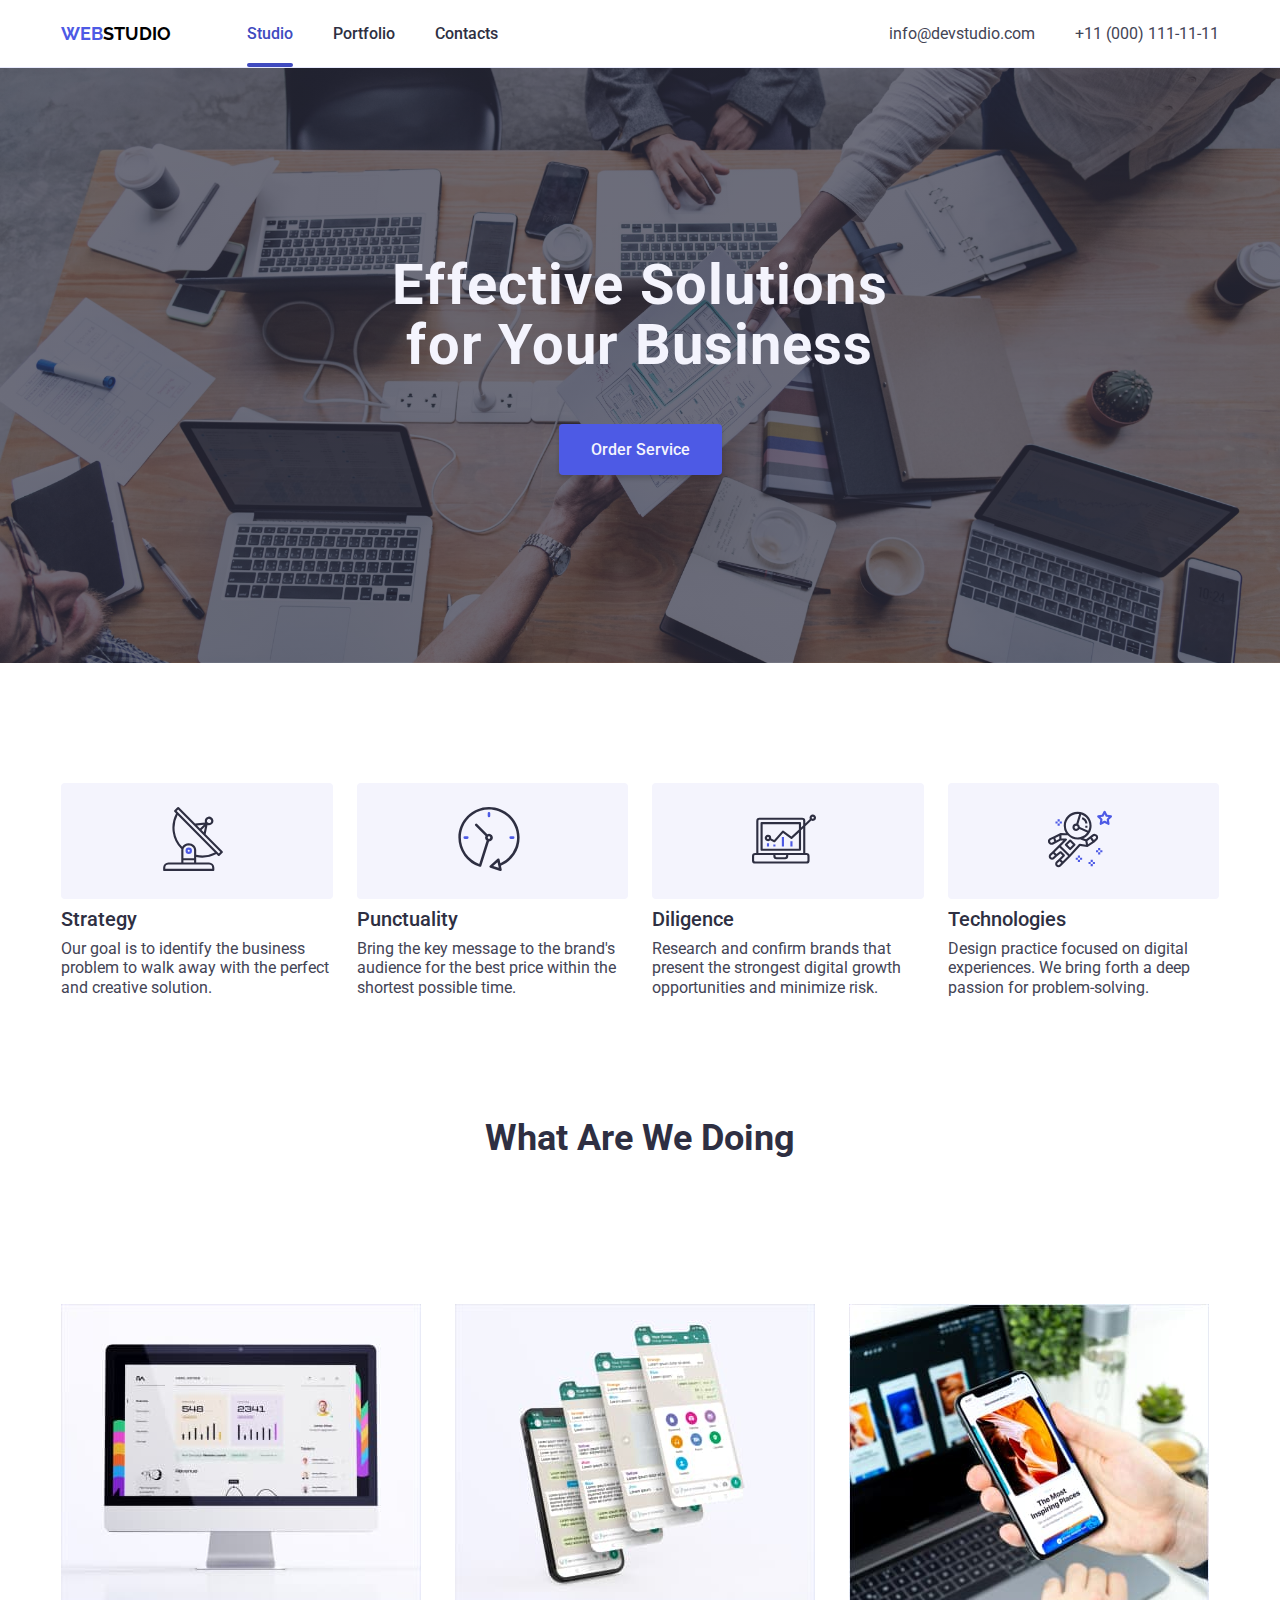
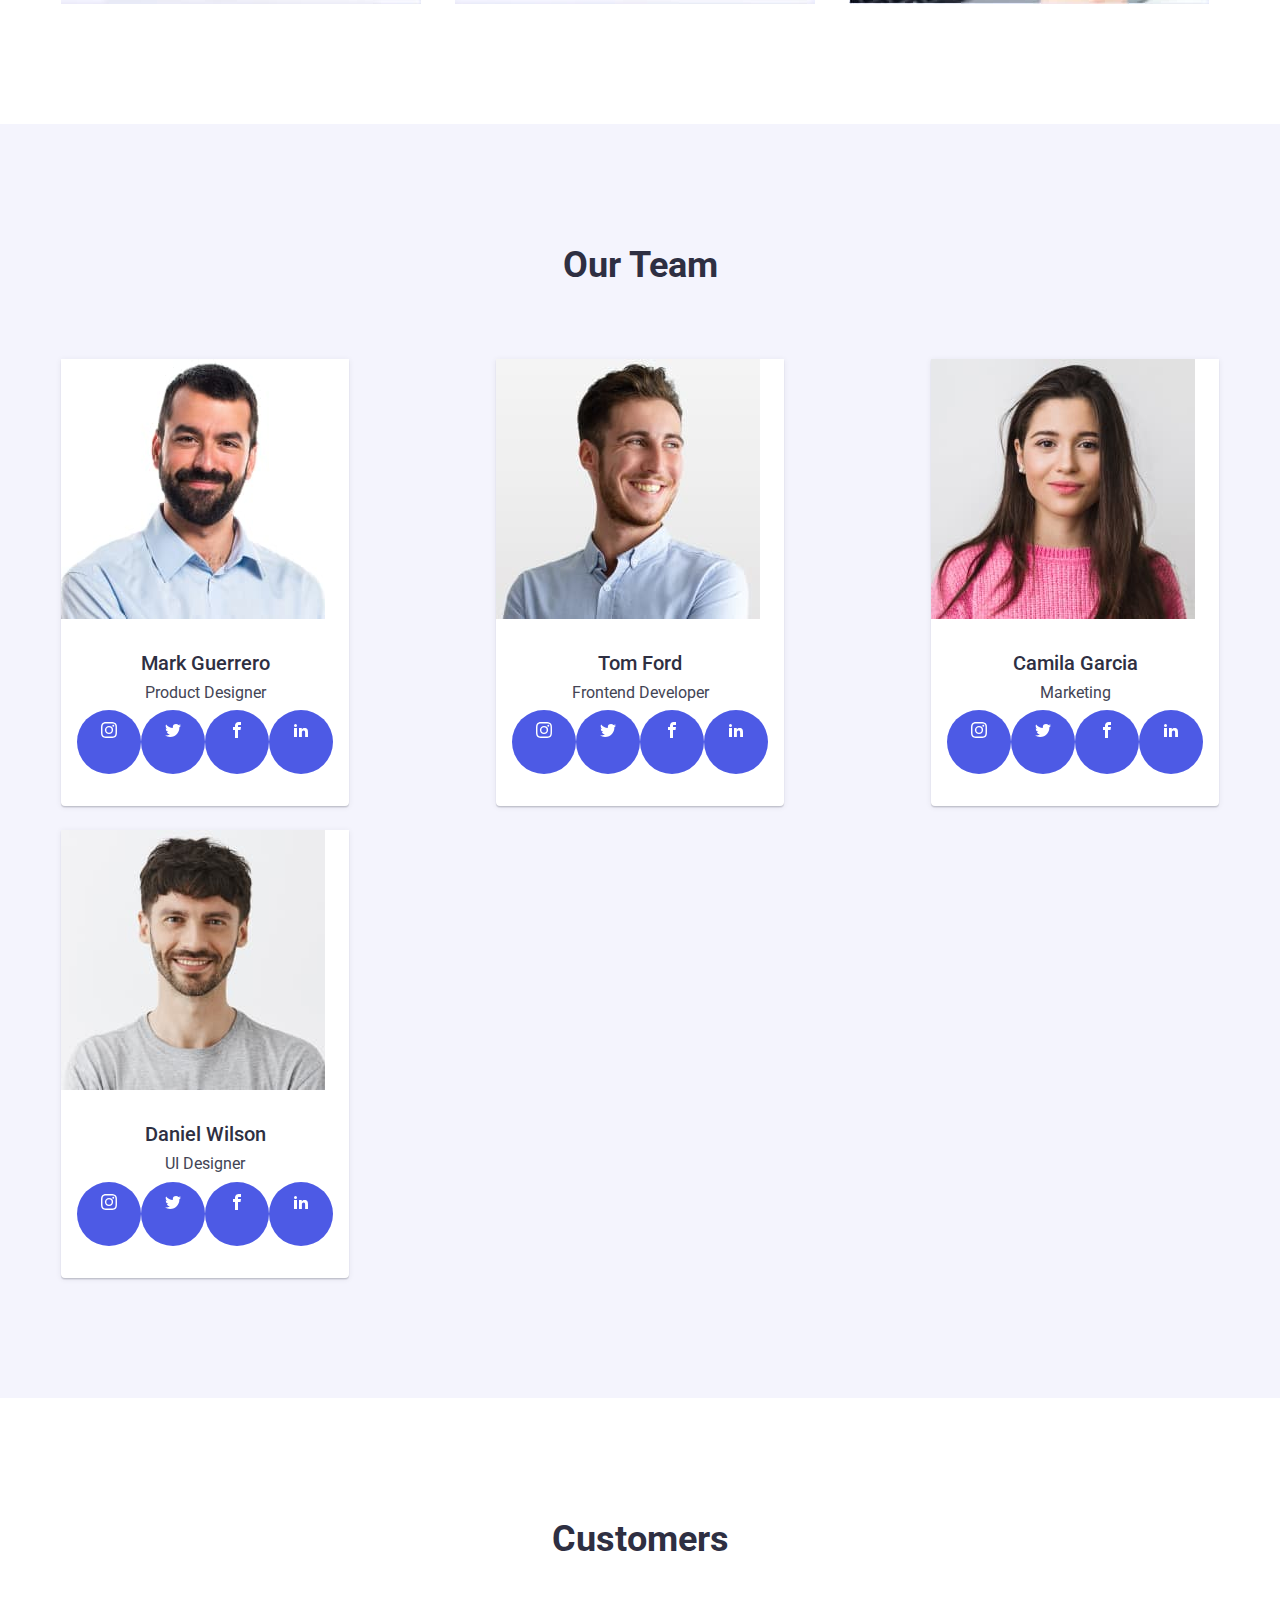
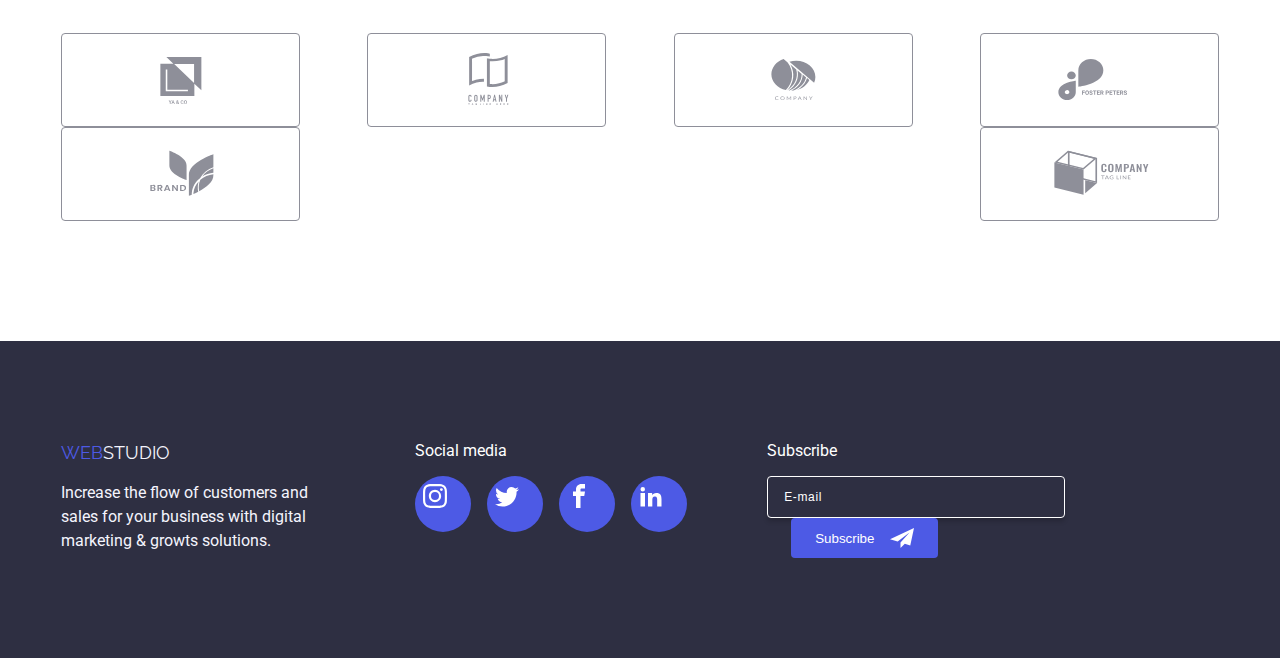
<file: index.html>
<!DOCTYPE html>
<html lang="en">
  <head>
    <meta charset="UTF-8" />
    <meta name="viewport" content="width=device-width, initial-scale=1.0" />
    <link
      rel="stylesheet"
      href="https://cdnjs.cloudflare.com/ajax/libs/modern-normalize/2.0.0/modern-normalize.min.css"
      integrity="sha512-4xo8blKMVCiXpTaLzQSLSw3KFOVPWhm/TRtuPVc4WG6kUgjH6J03IBuG7JZPkcWMxJ5huwaBpOpnwYElP/m6wg=="
      crossorigin="anonymous"
      referrerpolicy="no-referrer"
    />
    <link rel="stylesheet" href="css/styles.css" />
    <link rel="preconnect" href="https://fonts.googleapis.com" />
    <link rel="preconnect" href="https://fonts.gstatic.com" crossorigin />
    <link
      href="https://fonts.googleapis.com/css2?family=Raleway:wght@800&family=Roboto:wght@400;500;700;900&display=swap"
      rel="stylesheet"
    />
    <title>Studio</title>
  </head>
  <body>
    <header class="navbar">
      <div class="navigation-section container">
        <nav class="nav-section">
          <a href="index.html" class="logo"
            ><span class="logo-span">Web</span>studio</a
          >
          <menu class="nav-menu">
            <li class="nav-menu-item">
              <a href="./index.html" class="link-menu active-link-menu"
                >Studio</a
              >
            </li>
            <li class="nav-menu-item">
              <a href="./portfolio.html" class="link-menu">Portfolio</a>
            </li>
            <li class="nav-menu-item">
              <a href="#" class="link-menu">Contacts</a>
            </li>
          </menu>
        </nav>
        <address class="contact-section">
          <ul class="contact-list">
            <li>
              <a href="mailto:info@devstudio.com" class="link-contact"
                >info@devstudio.com</a
              >
            </li>
            <li>
              <a href="tel:+11(000)1111111" class="link-contact"
                >+11 (000) 111-11-11</a
              >
            </li>
          </ul>
        </address>
      </div>
    </header>
    <main>
      <section class="hero-section">
        <div class="container">
          <h1 class="hero-header">Effective Solutions for Your Business</h1>
          <button data-modal-open type="button" class="hero-btn">
            Order Service
          </button>

          <div class="backdrop is-hidden" data-modal>
            <div class="modal">
              <button data-modal-close class="close-btn">
                <svg width="8px" height="8px" class="close-icon">
                  <use href="./images/icons.svg#icon-close"></use>
                </svg>
              </button>
              <div class="modal-content">
                <p class="modal-header">
                  Leave your contacts and we will call you back
                </p>
                <form name="modal-form" autocomplete="on" class="modal-form">
                  <div class="modal-input-container">
                    <label>
                      Name
                      <input
                        type="text"
                        name="name"
                        class="modal-input"
                        required
                      />
                      <svg width="20px" height="20px" class="modal-input-icon">
                        <use href="./images/icons.svg#icon-person"></use>
                      </svg>
                    </label>
                  </div>
                  <div class="modal-input-container">
                    <label>
                      Phone
                      <input
                        type="tel"
                        name="phone"
                        class="modal-input"
                        pattern="\d*"
                        minlength="9"
                        maxlength="12"
                        required
                      />

                      <svg width="20px" height="20px" class="modal-input-icon">
                        <use href="./images/icons.svg#icon-phone"></use>
                      </svg>
                    </label>
                  </div>
                  <div class="modal-input-container">
                    <label>
                      Email
                      <input
                        type="email"
                        name="email"
                        class="modal-input"
                        required
                      />

                      <svg width="20px" height="20px" class="modal-input-icon">
                        <use href="./images/icons.svg#icon-email"></use>
                      </svg>
                    </label>
                  </div>
                  <label>
                    Comment
                    <textarea
                      name="feedback"
                      rows="6"
                      placeholder="Text input"
                      class="modal-textarea"
                    ></textarea>
                  </label>

                  <div>
                    <input
                      class="modal-check visually-hidden"
                      name="policy-checkbox"
                      id="policy-checkbox"
                      type="checkbox"
                      required
                    />
                    <label class="modal-check-text" for="policy-checkbox">
                      <span class="modal-check-span">
                        <svg class="checkbox-icon">
                          <use href="./images/icons.svg#icon-checkbox"></use>
                        </svg>
                      </span>
                      I accept the terms and conditions of the
                      <a href="#">Privacy Policy</a>
                    </label>
                  </div>
                  <button class="modal-form-btn" type="submit">Send</button>
                </form>
              </div>
            </div>
          </div>
        </div>
      </section>
      <section class="features-section">
        <div class="container">
          <h2 class="visually-hidden">Nagłówek</h2>
          <ul class="features-group">
            <li class="features-item">
              <div class="features-icon-item">
                <svg width="104px" height="56px" class="features-icon">
                  <use href="./images/icons.svg#icon-antenna-1"></use>
                </svg>
              </div>
              <h3 class="features-title">Strategy</h3>
              <p class="features-info">
                Our goal is to identify the business problem to walk away with
                the perfect and creative solution.
              </p>
            </li>
            <li class="features-item">
              <div class="features-icon-item">
                <svg width="104px" height="56px" class="features-icon">
                  <use href="./images/icons.svg#icon-clock-1"></use>
                </svg>
              </div>
              <h3 class="features-title">Punctuality</h3>
              <p class="features-info">
                Bring the key message to the brand's audience for the best price
                within the shortest possible time.
              </p>
            </li>
            <li class="features-item">
              <div class="features-icon-item">
                <svg width="104px" height="56px" class="features-icon">
                  <use href="./images/icons.svg#icon-diagram-1"></use>
                </svg>
              </div>
              <h3 class="features-title">Diligence</h3>
              <p class="features-info">
                Research and confirm brands that present the strongest digital
                growth opportunities and minimize risk.
              </p>
            </li>
            <li class="features-item">
              <div class="features-icon-item">
                <svg width="104px" height="56px" class="features-icon">
                  <use href="./images/icons.svg#icon-astronaut-1"></use>
                </svg>
              </div>
              <h3 class="features-title">Technologies</h3>
              <p class="features-info">
                Design practice focused on digital experiences. We bring forth a
                deep passion for problem-solving.
              </p>
            </li>
          </ul>
        </div>
      </section>
      <section class="studio-projects-section">
        <div class="container">
          <h2 class="studio-projects-heading">What Are We Doing</h2>
          <ul class="studio-projects-group">
            <li class="studio-projects-item">
              <img
                src="images/img-1.jpg"
                alt="iMac mockup with app displayed"
                width="360"
                height="300"
                class="work-img"
              />
            </li>
            <li class="studio-projects-item">
              <img
                src="images/img-2.jpg"
                alt="iPhone mockup with Whatsapp screenshots"
                width="360"
                height="300"
                class="work-img"
              />
            </li>
            <li class="studio-projects-item">
              <img
                src="images/img-3.jpg"
                alt="a hand holding an iPhone with a Macbook in the background"
                width="360"
                height="300"
                class="work-img"
              />
            </li>
          </ul>
        </div>
      </section>
      <section class="team-section">
        <div class="team container">
          <h2 class="team-heading">Our Team</h2>
          <ul class="team-members-group">
            <li class="team-item">
              <img
                src="images/team-img-1.jpg"
                alt="smiling man in shirt with thick beard"
                width="264"
                height="260"
                class="team-member-img"
              />
              <div class="team-member-card">
                <h3 class="team-member-name">Mark Guerrero</h3>
                <p class="team-member-info">Product Designer</p>
                <ul class="team-member-media">
                  <li class="team-member-media-item">
                    <svg
                      width="16px"
                      height="16px"
                      class="team-member-media-icon"
                    >
                      <use href="./images/icons.svg#icon-instagram"></use>
                    </svg>
                  </li>
                  <li class="team-member-media-item">
                    <svg
                      width="16px"
                      height="16px"
                      class="team-member-media-icon"
                    >
                      <use href="./images/icons.svg#icon-twitter"></use>
                    </svg>
                  </li>
                  <li class="team-member-media-item">
                    <svg
                      width="16px"
                      height="16px"
                      class="team-member-media-icon"
                    >
                      <use href="./images/icons.svg#icon-facebook"></use>
                    </svg>
                  </li>
                  <li class="team-member-media-item">
                    <svg
                      width="16px"
                      height="16px"
                      class="team-member-media-icon"
                    >
                      <use href="./images/icons.svg#icon-linkedin2"></use>
                    </svg>
                  </li>
                </ul>
              </div>
            </li>
            <li class="team-item">
              <img
                src="images/team-img-2.jpg"
                alt="smiling man in shirt with facial hair looking into the distance"
                width="264"
                height="260"
                class="team-member-img"
              />
              <div class="team-member-card">
                <h3 class="team-member-name">Tom Ford</h3>
                <p class="team-member-info">Frontend Developer</p>
                <ul class="team-member-media">
                  <li class="team-member-media-item">
                    <svg
                      width="16px"
                      height="16px"
                      class="team-member-media-icon"
                    >
                      <use href="./images/icons.svg#icon-instagram"></use>
                    </svg>
                  </li>
                  <li class="team-member-media-item">
                    <svg
                      width="16px"
                      height="16px"
                      class="team-member-media-icon"
                    >
                      <use href="./images/icons.svg#icon-twitter"></use>
                    </svg>
                  </li>
                  <li class="team-member-media-item">
                    <svg
                      width="16px"
                      height="16px"
                      class="team-member-media-icon"
                    >
                      <use href="./images/icons.svg#icon-facebook"></use>
                    </svg>
                  </li>
                  <li class="team-member-media-item">
                    <svg
                      width="16px"
                      height="16px"
                      class="team-member-media-icon"
                    >
                      <use href="./images/icons.svg#icon-linkedin2"></use>
                    </svg>
                  </li>
                </ul>
              </div>
            </li>
            <li class="team-item">
              <img
                src="images/team-img-3.jpg"
                alt="smiling man in shirt with thick beard"
                width="264"
                height="260"
                class="team-member-img"
              />
              <div class="team-member-card">
                <h3 class="team-member-name">Camila Garcia</h3>
                <p class="team-member-info">Marketing</p>
                <ul class="team-member-media">
                  <li class="team-member-media-item">
                    <svg
                      width="16px"
                      height="16px"
                      class="team-member-media-icon"
                    >
                      <use href="./images/icons.svg#icon-instagram"></use>
                    </svg>
                  </li>
                  <li class="team-member-media-item">
                    <svg
                      width="16px"
                      height="16px"
                      class="team-member-media-icon"
                    >
                      <use href="./images/icons.svg#icon-twitter"></use>
                    </svg>
                  </li>
                  <li class="team-member-media-item">
                    <svg
                      width="16px"
                      height="16px"
                      class="team-member-media-icon"
                    >
                      <use href="./images/icons.svg#icon-facebook"></use>
                    </svg>
                  </li>
                  <li class="team-member-media-item">
                    <svg
                      width="16px"
                      height="16px"
                      class="team-member-media-icon"
                    >
                      <use href="./images/icons.svg#icon-linkedin2"></use>
                    </svg>
                  </li>
                </ul>
              </div>
            </li>
            <li class="team-item">
              <img
                src="images/team-img-4.jpg"
                alt="smiling man in shirt with thick beard"
                width="264"
                height="260"
                class="team-member-img"
              />
              <div class="team-member-card">
                <h3 class="team-member-name">Daniel Wilson</h3>
                <p class="team-member-info">UI Designer</p>
                <ul class="team-member-media">
                  <li class="team-member-media-item">
                    <svg
                      width="16px"
                      height="16px"
                      class="team-member-media-icon"
                    >
                      <use href="./images/icons.svg#icon-instagram"></use>
                    </svg>
                  </li>
                  <li class="team-member-media-item">
                    <svg
                      width="16px"
                      height="16px"
                      class="team-member-media-icon"
                    >
                      <use href="./images/icons.svg#icon-twitter"></use>
                    </svg>
                  </li>
                  <li class="team-member-media-item">
                    <svg
                      width="16px"
                      height="16px"
                      class="team-member-media-icon"
                    >
                      <use href="./images/icons.svg#icon-facebook"></use>
                    </svg>
                  </li>
                  <li class="team-member-media-item">
                    <svg
                      width="16px"
                      height="16px"
                      class="team-member-media-icon"
                    >
                      <use href="./images/icons.svg#icon-linkedin2"></use>
                    </svg>
                  </li>
                </ul>
              </div>
            </li>
          </ul>
        </div>
      </section>
      <section class="customers-section">
        <div class="customers container">
          <h2 class="customers-heading">Customers</h2>
          <ul class="customers-group">
            <li class="customer-item">
              <svg width="104px" height="56px" class="customer-logo">
                <use href="./images/icons.svg#icon-Client-1"></use>
              </svg>
            </li>
            <li class="customer-item">
              <svg width="104px" height="56px" class="customer-logo">
                <use href="./images/icons.svg#icon-Client-2"></use>
              </svg>
            </li>
            <li class="customer-item">
              <svg width="104px" height="56px" class="customer-logo">
                <use href="./images/icons.svg#icon-Client-3"></use>
              </svg>
            </li>
            <li class="customer-item">
              <svg width="104px" height="56px" class="customer-logo">
                <use href="./images/icons.svg#icon-Client-4"></use>
              </svg>
            </li>
            <li class="customer-item">
              <svg width="104px" height="56px" class="customer-logo">
                <use href="./images/icons.svg#icon-Client-5"></use>
              </svg>
            </li>
            <li class="customer-item">
              <svg width="104px" height="56px" class="customer-logo">
                <use href="./images/icons.svg#icon-Client-6"></use>
              </svg>
            </li>
          </ul>
        </div>
      </section>
    </main>
    <footer class="footer section">
      <div class="container footer-group">
        <div class="footer-info">
          <a href="index.html" class="logo-footer"
            ><span class="logo-span">Web</span>studio</a
          >
          <p>
            Increase the flow of customers and sales for your business with
            digital marketing & growts solutions.
          </p>
        </div>
        <div class="footer-media">
          <p>Social media</p>
          <ul class="footer-media-group">
            <li class="footer-media-item">
              <svg width="24px" height="24px" class="team-member-media-icon">
                <use href="./images/icons.svg#icon-instagram"></use>
              </svg>
            </li>
            <li class="footer-media-item">
              <svg width="24px" height="24px" class="team-member-media-icon">
                <use href="./images/icons.svg#icon-twitter"></use>
              </svg>
            </li>
            <li class="footer-media-item">
              <svg width="24px" height="24px" class="team-member-media-icon">
                <use href="./images/icons.svg#icon-facebook"></use>
              </svg>
            </li>
            <li class="footer-media-item">
              <svg width="24px" height="24px" class="team-member-media-icon">
                <use href="./images/icons.svg#icon-linkedin2"></use>
              </svg>
            </li>
          </ul>
        </div>
        <div class="footer-subscribe">
          <p>Subscribe</p>
          <div class="footer-form">
            <form name="subscribe-form" autocomplete="on">
              <input
                type="email"
                name="email"
                placeholder="E-mail"
                class="email-input"
                required
              /><button class="subscribe-form-btn" type="submit">
                Subscribe
                <svg width="24px" height="24px" class="subscibe-btn-icon">
                  <use href="./images/icons.svg#icon-subscribe"></use>
                </svg>
              </button>
            </form>
          </div>
        </div>
      </div>
    </footer>
    <script src="./js/modal.js"></script>
  </body>
</html>
</file>
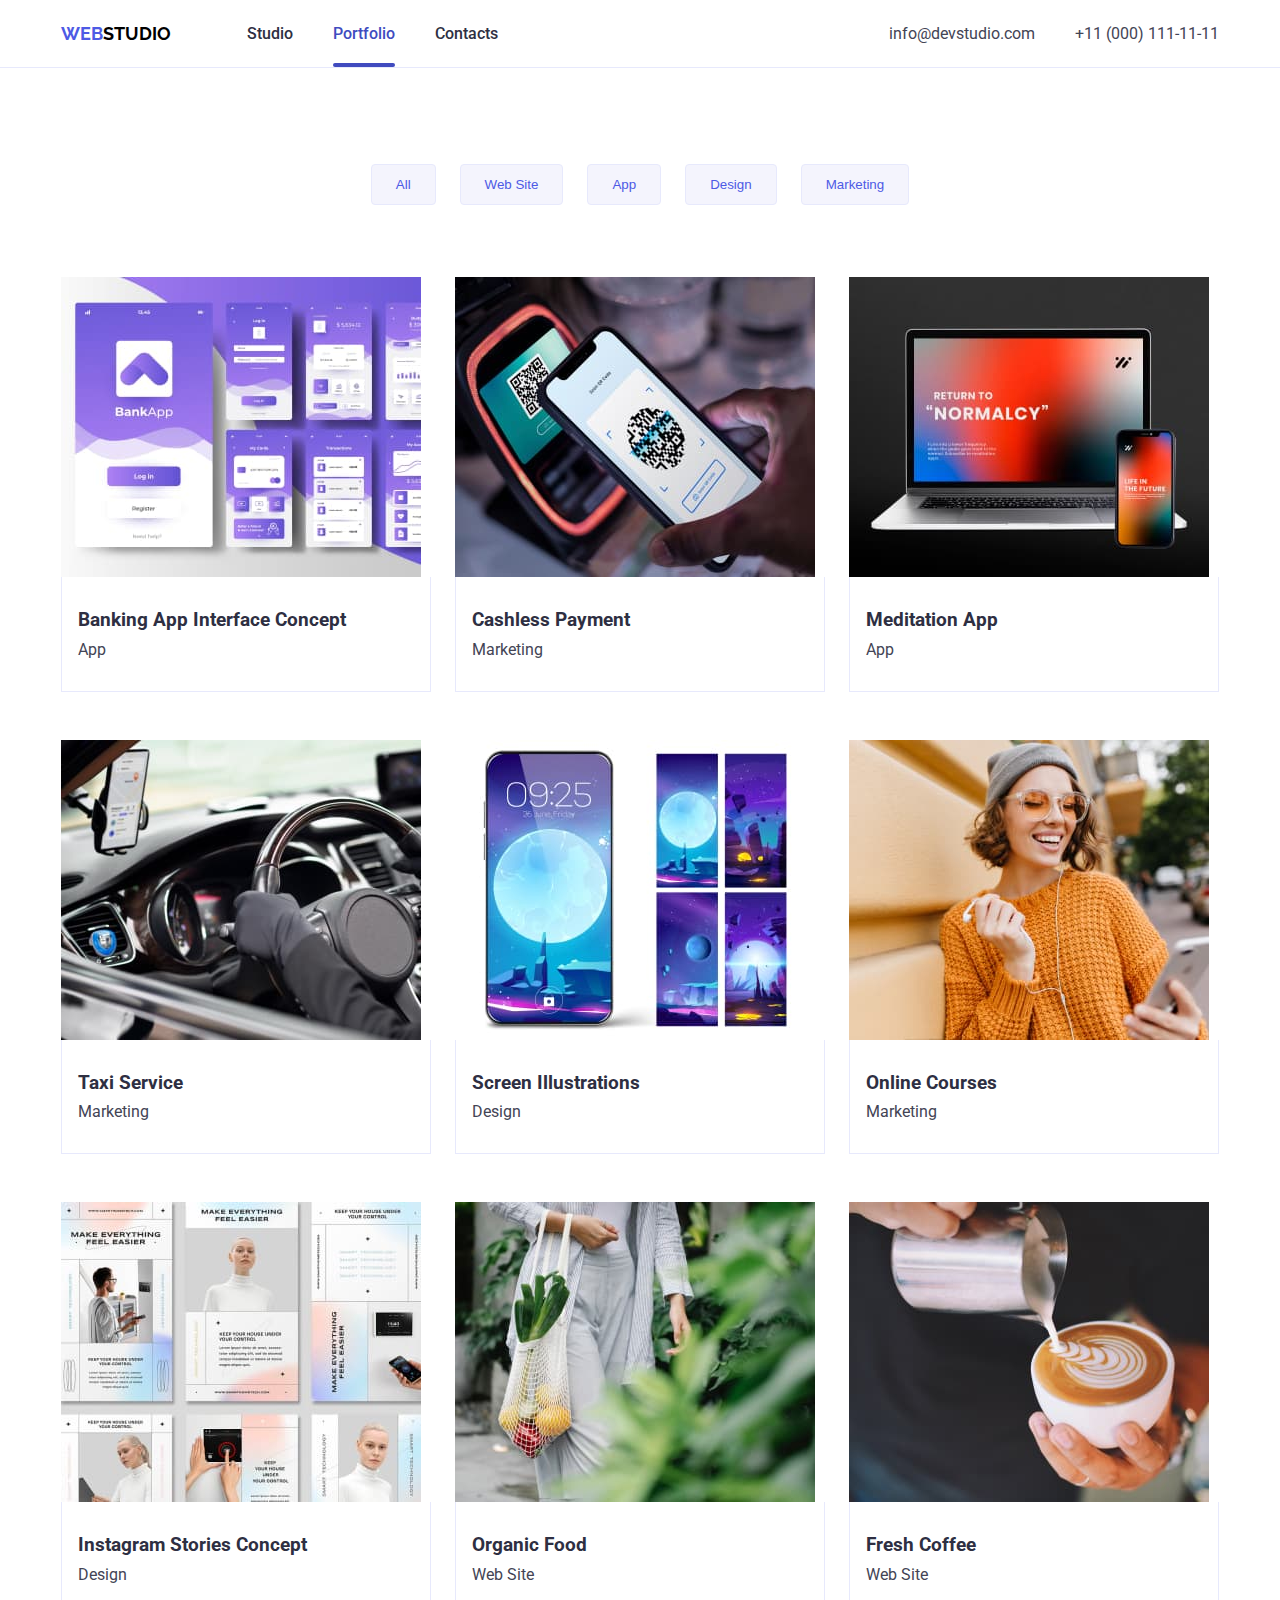
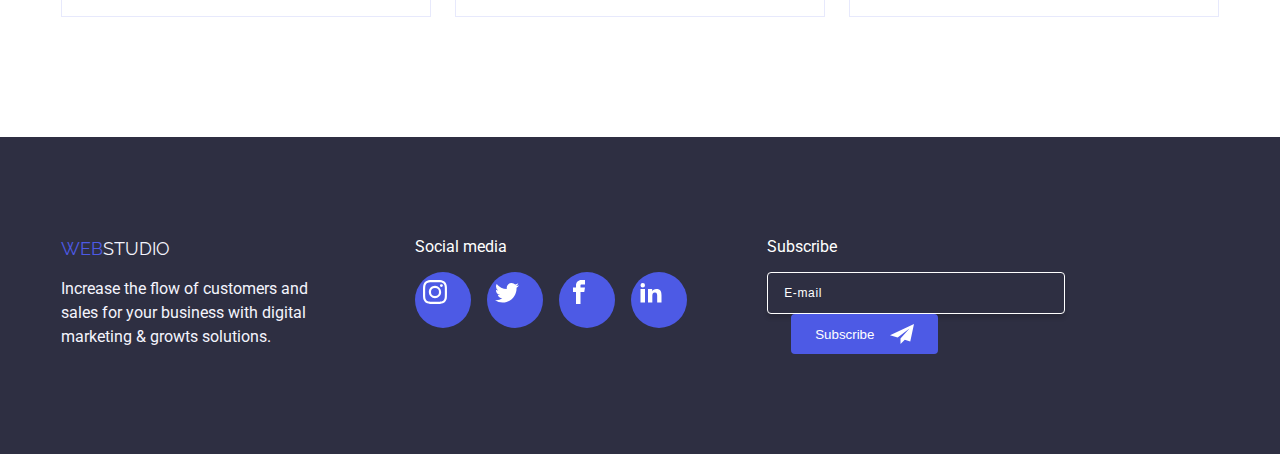
<file: portfolio.html>
<!DOCTYPE html>
<html lang="en">
  <head>
    <meta charset="UTF-8" />
    <meta name="viewport" content="width=device-width, initial-scale=1.0" />
    <link
      rel="stylesheet"
      href="https://cdnjs.cloudflare.com/ajax/libs/modern-normalize/2.0.0/modern-normalize.min.css"
      integrity="sha512-4xo8blKMVCiXpTaLzQSLSw3KFOVPWhm/TRtuPVc4WG6kUgjH6J03IBuG7JZPkcWMxJ5huwaBpOpnwYElP/m6wg=="
      crossorigin="anonymous"
      referrerpolicy="no-referrer"
    />
    <link rel="stylesheet" href="css/styles.css" />
    <link rel="preconnect" href="https://fonts.googleapis.com" />
    <link rel="preconnect" href="https://fonts.gstatic.com" crossorigin />
    <link
      href="https://fonts.googleapis.com/css2?family=Raleway:wght@800&family=Roboto:wght@400;500;700;900&display=swap"
      rel="stylesheet"
    />

    <title>Homework 4</title>
  </head>
  <body>
    <header class="navbar">
      <div class="navigation-section container">
        <nav class="nav-section">
          <a href="index.html" class="logo"
            ><span class="logo-span">Web</span>studio</a
          >
          <menu class="nav-menu">
            <li class="nav-menu-item">
              <a href="./index.html" class="link-menu">Studio</a>
            </li>
            <li class="nav-menu-item">
              <a href="./portfolio.html" class="link-menu active-link-menu"
                >Portfolio</a
              >
            </li>
            <li class="nav-menu-item">
              <a href="#" class="link-menu">Contacts</a>
            </li>
          </menu>
        </nav>
        <address class="contact-section">
          <ul class="contact-list">
            <li>
              <a href="mailto:info@devstudio.com" class="link-contact"
                >info@devstudio.com</a
              >
            </li>
            <li>
              <a href="tel:+11(000)1111111" class="link-contact"
                >+11 (000) 111-11-11</a
              >
            </li>
          </ul>
        </address>
      </div>
    </header>
    <main>
      <section class="projects-section">
        <div class="container">
          <h1 class="visually-hidden">Nagłówek</h1>
          <ul class="filter-btn-group">
            <li><button type="button" class="filter-btn">All</button></li>
            <li><button type="button" class="filter-btn">Web Site</button></li>
            <li><button type="button" class="filter-btn">App</button></li>
            <li><button type="button" class="filter-btn">Design</button></li>
            <li><button type="button" class="filter-btn">Marketing</button></li>
          </ul>
          <ul class="projects-group">
            <li class="projects-item">
              <div class="project-img">
                <img
                  src="images/project-img-1.jpg"
                  alt="mockup showing the interface of the app"
                  width="360"
                  height="300"
                />
                <div class="project-img-hover">
                  <p>
                    14 Stylish and User-Friendly App Design Concepts · Task
                    Manager App · Calorie Tracker App · Exotic Fruit Ecommerce
                    App · Cloud Storage App
                  </p>
                </div>
              </div>
              <div class="project-card-info">
                <h3 class="project-title">Banking App Interface Concept</h3>
                <p class="filter">App</p>
              </div>
            </li>
            <li class="projects-item">
              <div class="project-img">
                <img
                  src="images/project-img-2.jpg"
                  alt="person paying by contactless phone"
                  width="360"
                  height="300"
                />
                <div class="project-img-hover">
                  <p>
                    14 Stylish and User-Friendly App Design Concepts · Task
                    Manager App · Calorie Tracker App · Exotic Fruit Ecommerce
                    App · Cloud Storage App
                  </p>
                </div>
              </div>
              <div class="project-card-info">
                <h3 class="project-title">Cashless Payment</h3>
                <p class="filter">Marketing</p>
              </div>
            </li>
            <li class="projects-item">
              <div class="project-img">
                <img
                  src="images/project-img-3.jpg"
                  alt="mockup of a latop and phone presenting the application"
                  width="360"
                  height="300"
                />
                <div class="project-img-hover">
                  <p>
                    14 Stylish and User-Friendly App Design Concepts · Task
                    Manager App · Calorie Tracker App · Exotic Fruit Ecommerce
                    App · Cloud Storage App
                  </p>
                </div>
              </div>
              <div class="project-card-info">
                <h3 class="project-title">Meditation App</h3>
                <p class="filter">App</p>
              </div>
            </li>
            <li class="projects-item">
              <div class="project-img">
                <img
                  src="images/project-img-4.jpg"
                  alt="driver sitting in the car holding the steering wheel"
                  width="360"
                  height="300"
                />
                <div class="project-img-hover">
                  <p>
                    14 Stylish and User-Friendly App Design Concepts · Task
                    Manager App · Calorie Tracker App · Exotic Fruit Ecommerce
                    App · Cloud Storage App
                  </p>
                </div>
              </div>
              <div class="project-card-info">
                <h3 class="project-title">Taxi Service</h3>
                <p class="filter">Marketing</p>
              </div>
            </li>
            <li class="projects-item">
              <div class="project-img">
                <img
                  src="images/project-img-5.jpg"
                  alt="mockup of the phone with illustrations"
                  width="360"
                  height="300"
                />
                <div class="project-img-hover">
                  <p>
                    14 Stylish and User-Friendly App Design Concepts · Task
                    Manager App · Calorie Tracker App · Exotic Fruit Ecommerce
                    App · Cloud Storage App
                  </p>
                </div>
              </div>
              <div class="project-card-info">
                <h3 class="project-title">Screen Illustrations</h3>
                <p class="filter">Design</p>
              </div>
            </li>
            <li class="projects-item">
              <div class="project-img">
                <img
                  src="images/project-img-6.jpg"
                  alt="smiling girl with glasses, cap and orange sweater holding phone"
                  width="360"
                  height="300"
                />
                <div class="project-img-hover">
                  <p>
                    14 Stylish and User-Friendly App Design Concepts · Task
                    Manager App · Calorie Tracker App · Exotic Fruit Ecommerce
                    App · Cloud Storage App
                  </p>
                </div>
              </div>
              <div class="project-card-info">
                <h3 class="project-title">Online Courses</h3>
                <p class="filter">Marketing</p>
              </div>
            </li>
            <li class="projects-item">
              <div class="project-img">
                <img
                  src="images/project-img-7.jpg"
                  alt="mockups with concepts on Instagram Stories"
                  width="360"
                  height="300"
                />
                <div class="project-img-hover">
                  <p>
                    14 Stylish and User-Friendly App Design Concepts · Task
                    Manager App · Calorie Tracker App · Exotic Fruit Ecommerce
                    App · Cloud Storage App
                  </p>
                </div>
              </div>
              <div class="project-card-info">
                <h3 class="project-title">Instagram Stories Concept</h3>
                <p class="filter">Design</p>
              </div>
            </li>
            <li class="projects-item">
              <div class="project-img">
                <img
                  src="images/project-img-8.jpg"
                  alt="person dressed in white carrying a net of vegetables"
                  width="360"
                  height="300"
                />
                <div class="project-img-hover">
                  <p>
                    14 Stylish and User-Friendly App Design Concepts · Task
                    Manager App · Calorie Tracker App · Exotic Fruit Ecommerce
                    App · Cloud Storage App
                  </p>
                </div>
              </div>
              <div class="project-card-info">
                <h3 class="project-title">Organic Food</h3>
                <p class="filter">Web Site</p>
              </div>
            </li>
            <li class="projects-item">
              <div class="project-img">
                <img
                  src="images/project-img-9.jpg"
                  alt="person pouring milk into a cup. with coffee"
                  width="360"
                  height="300"
                />
                <div class="project-img-hover">
                  <p>
                    14 Stylish and User-Friendly App Design Concepts · Task
                    Manager App · Calorie Tracker App · Exotic Fruit Ecommerce
                    App · Cloud Storage App
                  </p>
                </div>
              </div>
              <div class="project-card-info">
                <h3 class="project-title">Fresh Coffee</h3>
                <p class="filter">Web Site</p>
              </div>
            </li>
          </ul>
        </div>
      </section>
    </main>
    <footer class="footer section">
      <div class="container footer-group">
        <div class="footer-info">
          <a href="index.html" class="logo-footer"
            ><span class="logo-span">Web</span>studio</a
          >
          <p>
            Increase the flow of customers and sales for your business with
            digital marketing & growts solutions.
          </p>
        </div>
        <div class="footer-media">
          <p>Social media</p>
          <ul class="footer-media-group">
            <li class="footer-media-item">
              <svg width="24px" height="24px" class="team-member-media-icon">
                <use href="./images/icons.svg#icon-instagram"></use>
              </svg>
            </li>
            <li class="footer-media-item">
              <svg width="24px" height="24px" class="team-member-media-icon">
                <use href="./images/icons.svg#icon-twitter"></use>
              </svg>
            </li>
            <li class="footer-media-item">
              <svg width="24px" height="24px" class="team-member-media-icon">
                <use href="./images/icons.svg#icon-facebook"></use>
              </svg>
            </li>
            <li class="footer-media-item">
              <svg width="24px" height="24px" class="team-member-media-icon">
                <use href="./images/icons.svg#icon-linkedin2"></use>
              </svg>
            </li>
          </ul>
        </div>
        <div class="footer-subscribe">
          <p>Subscribe</p>
          <div class="footer-form">
            <form name="subscribe-form" autocomplete="on">
              <input
                type="email"
                name="email"
                placeholder="E-mail"
                class="email-input"
                required
              /><button class="subscribe-form-btn" type="submit">
                Subscribe
                <svg width="24px" height="24px" class="subscibe-btn-icon">
                  <use href="./images/icons.svg#icon-subscribe"></use>
                </svg>
              </button>
            </form>
          </div>
        </div>
      </div>
    </footer>
  </body>
</html>
</file>
<file: css/styles.css>
:root {
  --font-logo: "Raleway", sans-serif;
  --color-black: #000;
  --color-white: #fff;
  --color-dairy: #fcfcfc;
  --color-grey: rgba(46, 47, 66, 0.7);
  --color-cloud: #f4f4fd;
  --color-slate: #434455;
  --color-light-slate: #8e8f99;
  --color-navy-blue: #2e2f42;
  --color-cornflower: #e7e9fc;
  --color-iris: #4d5ae5;
  --color-ocean: #404bbf;
  --color-green: #31d0aa;
  --color-navyblue-modal: rgba(46, 47, 66, 0.4);
}

* {
  margin: 0;
  padding: 0;
}

body {
  font-family: "Roboto", sans-serif;
  color: var(--color-navy-blue);
  line-height: 1.2;
}

main {
  text-align: center;
}

img {
  display: block;
}

.visually-hidden {
  visibility: hidden;
  position: absolute;
  width: 1px;
  height: 1px;
  margin: -1px;
  border: 0;
  padding: 0;
  white-space: nowrap;
  overflow: hidden;
}

.is-hidden {
  pointer-events: none;
  visibility: hidden;
  opacity: 0;
}

/* SEKCJE */

.container {
  width: 1158px;
  margin: 0 auto;
  padding: 0 15px;
}

.section-heading {
  line-height: 1.2;
  color: var(--color-navy-blue);
  font-size: 36px;
  font-weight: 700;
}

/* MODAL */

.backdrop {
  background: var(--color-navyblue-modal, rgba(46, 47, 66, 0.4));
  position: fixed;
  width: 100vw;
  height: 100vh;
  top: 0;
  left: 0;
  transition: 250ms;
  transition-timing-function: cubic-bezier(0.4, 0, 0.2, 1);
}

.modal {
  position: relative;
  margin: 80px auto 8px;
  width: 408px;
  height: 584px;
  border-radius: 4px;
  background: var(--color-dairy);
  box-shadow: 0px 2px 1px 0px rgba(0, 0, 0, 0.2),
    0px 1px 3px 0px rgba(0, 0, 0, 0.12), 0px 1px 1px 0px rgba(0, 0, 0, 0.14);
  padding: 72px 24px 24px;
}

.close-btn {
  position: absolute;
  top: 24px;
  right: 24px;
  border-radius: 50%;
  border: 1px solid rgba(0, 0, 0, 0.1);
  background-color: var(--color-cornflower);
  width: 24px;
  height: 24px;
  justify-content: center;
  align-items: center;
  transition: 250ms;
  transition-timing-function: cubic-bezier(0.4, 0, 0.2, 1);
}

.close-btn:hover,
.close-btn:focus {
  cursor: pointer;
  background-color: var(--color-ocean);
  transition: 250ms;
  transition-timing-function: cubic-bezier(0.4, 0, 0.2, 1);
}

.close-icon {
  transition: 250ms;
  transition-timing-function: cubic-bezier(0.4, 0, 0.2, 1);
}

.close-btn:hover .close-icon,
.close-btn:focus .close-icon {
  fill: var(--color-white);
  transition: 250ms;
  transition-timing-function: cubic-bezier(0.4, 0, 0.2, 1);
}

.modal-form {
  display: flex;
  flex-direction: column;
  text-align: left;
  margin-top: 16px;
  color: var(--color-light-slate);
  font-size: 12px;
  gap: 8px;
}

.modal-header {
  font-weight: 500;
}

.modal-input-icon {
  fill: var(--color-navy-blue);
  position: absolute;
  margin-left: 16px;
  margin-top: 29px;
  transition: 250ms;
  transition-timing-function: cubic-bezier(0.4, 0, 0.2, 1);
}

label {
  display: flex;
  flex-direction: column;
  gap: 4px;
}

.modal-check-text {
  display: block;
}

.modal-check-span {
  margin-top: 10px;
  margin-bottom: -3px;
}

.modal-check-text span {
  width: 16px;
  height: 16px;
  border: 1px solid rgba(46, 47, 66, 0.4);
  border-radius: 2px;
  display: inline-flex;
  align-items: center;
  justify-content: center;
  fill: transparent;
  margin-right: 8px;
  transition: 250ms;
  transition-timing-function: cubic-bezier(0.4, 0, 0.2, 1);
}

.checkbox-icon {
  fill: var(--color-white);
  width: 10px;
  height: 8px;
  transition: 250ms;
  transition-timing-function: cubic-bezier(0.4, 0, 0.2, 1);
}

.checkbox-icon svg {
  position: absolute;
  left: 0;
  top: 0;
}

.modal-check:checked + .modal-check-text span {
  background-color: var(--color-ocean);
  fill: var(--color-white);
  border: none;
  transition: 250ms;
  transition-timing-function: cubic-bezier(0.4, 0, 0.2, 1);
}

.modal-checkbox {
  display: inline-flex;
  flex-direction: row;
  gap: 8px;
  align-items: center;
  margin-top: 8px;
}

.modal-checkbox-span a {
  color: var(--color-iris);
  transition: 250ms;
  transition-timing-function: cubic-bezier(0.4, 0, 0.2, 1);
}

.modal-checkbox-span a:hover,
.modal-checkbox-span a:focus {
  color: var(--color-ocean);
  transition: 250ms;
  transition-timing-function: cubic-bezier(0.4, 0, 0.2, 1);
}

.modal-input {
  padding: 11px 16px 11px 38px;
  border: 1px solid rgba(46, 47, 66, 0.4);
  border-radius: 4px;
  background-color: transparent;
  line-height: 16.8px;
  transition: 250ms;
  transition-timing-function: cubic-bezier(0.4, 0, 0.2, 1);
}

.modal-textarea {
  padding: 11px 16px;
  border: 1px solid rgba(46, 47, 66, 0.4);
  border-radius: 4px;
  background-color: transparent;
  transition: 250ms;
  transition-timing-function: cubic-bezier(0.4, 0, 0.2, 1);
}
.modal-textarea::placeholder {
  color: rgba(46, 47, 66, 0.4);
}

.modal-input-container input:focus + svg,
.modal-input-container input:hover + svg {
  fill: var(--color-iris);
  transition: 250ms;
  transition-timing-function: cubic-bezier(0.4, 0, 0.2, 1);
}

.modal-input-container input:focus,
.modal-textarea input:focus,
.modal-input-container input:hover,
.modal-textarea input:hover {
  border: 1px solid var(--color-iris);
  transition: 250ms;
  transition-timing-function: cubic-bezier(0.4, 0, 0.2, 1);
}

.modal-form-btn {
  background-color: var(--color-iris);
  color: var(--color-white);
  border: none;
  border-radius: 4px;
  width: 169px;
  font-size: 16px;
  line-height: 24px;
  padding: 16px 0;
  box-shadow: 0px 4px 4px 0px rgba(0, 0, 0, 0.15);
  margin: 16px auto;
  transition: 250ms;
  transition-timing-function: cubic-bezier(0.4, 0, 0.2, 1);
}

.modal-form-btn:hover,
.modal-form-btn:focus {
  cursor: pointer;
  background-color: var(--color-ocean);
  transition: 250ms;
  transition-timing-function: cubic-bezier(0.4, 0, 0.2, 1);
}

/* PASEK MENU */

.navbar {
  border-bottom: 1px solid var(--color-cornflower);
  width: 100%;
}

.navbar nav {
  margin: 0;
}

.navigation-section {
  display: flex;
  justify-content: space-between;
  align-items: center;
}

.nav-section {
  display: flex;
  align-items: center;
}

.nav-menu {
  display: flex;
  gap: 40px;
  padding: 0;
}

.nav-menu-item {
  position: relative;
  list-style: none;
  padding: 24px 0;
}

/* LOGO */

.logo {
  text-decoration: none;
  text-transform: uppercase;
  color: var(--color-black);
  font-family: var(--font-logo);
  font-size: 18px;
  font-weight: 700;
  margin-right: 76px;
}

.logo-span {
  color: var(--color-iris);
}

/* LINKI MENU */

.link-menu {
  color: var(--color-navy-blue);
  text-decoration: none;
  font-weight: 500;
  transition: 250ms;
  transition-timing-function: cubic-bezier(0.4, 0, 0.2, 1);
}

.link-menu:hover,
.link-menu:active,
.link-menu:focus {
  color: var(--color-ocean);
  transition: 250ms;
  transition-timing-function: cubic-bezier(0.4, 0, 0.2, 1);
}

.link-menu::after {
  content: "";
  position: absolute;
  bottom: 0;
  display: block;
  margin: auto;
  height: 4px;
  width: 0;
  background: transparent;
  border-radius: 2px;
  transition: 250ms;
  transition-timing-function: cubic-bezier(0.4, 0, 0.2, 1);
}

.link-menu:hover::after,
.link-menu.active-nav::after {
  width: 100%;
  background: var(--color-ocean);
}

.active-link-menu {
  color: var(--color-ocean);
}

.active-link-menu::after {
  content: "";
  position: absolute;
  bottom: 0;
  display: block;
  margin: auto;
  height: 4px;
  width: 100%;
  background: var(--color-ocean);
  border-radius: 2px;
  transition: 250ms;
  transition-timing-function: cubic-bezier(0.4, 0, 0.2, 1);
}

.contact-section {
  margin-right: 0;
}

.contact-list {
  display: flex;
  font-style: normal;
  list-style: none;
  gap: 40px;
  margin: 0;
  padding: 0;
}

.link-contact {
  color: var(--color-slate);
  text-decoration: none;
  line-height: 1.2;
  transition: 250ms;
  transition-timing-function: cubic-bezier(0.4, 0, 0.2, 1);
}

.link-contact:hover,
.link-contact:active,
.link-contact:focus {
  color: var(--color-ocean);
  transition: 250ms;
  transition-timing-function: cubic-bezier(0.4, 0, 0.2, 1);
}

/* STOPKA */

.footer {
  background-color: var(--color-navy-blue);
  width: 100%;
  padding: 100px 0;
  display: flex;
}

.footer-group {
  display: flex;
  gap: 80px;
}

.footer-info {
  line-height: 150%;
  color: var(--color-cloud);
  font-weight: 400;
  width: 264px;
  margin-left: 0;
  margin-right: 20px;
}

.logo-footer {
  text-decoration: none;
  text-transform: uppercase;
  color: var(--color-cloud);
  font-family: "Raleway", sans-serif;
  font-size: 18px;
  display: inline-block;
  margin-bottom: 16px;
}

.footer-media {
  color: var(--color-white);
}

.footer-media-group {
  display: flex;
  gap: 16px;
  margin-top: 16px;
}

.footer-media-item {
  background-color: var(--color-iris);
  width: 40px;
  height: 40px;
  padding: 8px;
  border-radius: 100%;
  list-style: none;
  transition: 250ms;
  transition-timing-function: cubic-bezier(0.4, 0, 0.2, 1);
}

.footer-media-item:hover,
.footer-media-item:focus {
  cursor: pointer;
  background-color: var(--color-green);
  transition: 250ms;
  transition-timing-function: cubic-bezier(0.4, 0, 0.2, 1);
}

.footer-subscribe {
  color: var(--color-white);
}

.footer-form {
  margin-top: 16px;
  display: flex;
  justify-content: center;
  gap: 24px;
}

.email-input {
  background-color: transparent;
  border: 1px solid var(--color-white);
  border-radius: 4px;
  padding: 0;
  padding: 8px 16px;
  box-shadow: 0px 4px 4px 0px rgba(0, 0, 0, 0.15);
  color: var(--color-white);
  font-size: 12px;
  line-height: 24px;
  width: 264px;
}

.email-input::placeholder {
  color: var(--color-white);
  letter-spacing: 0.64px;
}

.subscribe-form-btn {
  background-color: var(--color-iris);
  border: none;
  border-radius: 4px;
  padding: 8px 24px;
  color: var(--color-white);
  display: inline-flex;
  justify-content: center;
  align-items: center;
  margin-left: 24px;
  transition: 250ms;
  transition-timing-function: cubic-bezier(0.4, 0, 0.2, 1);
}

.subscribe-form-btn svg {
  margin-left: 16px;
}

.subscribe-form-btn:hover,
.subscribe-form-btn:focus {
  cursor: pointer;
  background-color: var(--color-ocean);
  transition: 250ms;
  transition-timing-function: cubic-bezier(0.4, 0, 0.2, 1);
}

/* index.html - SEKCJA 1 */

.hero-section {
  background-color: var(--color-navy-blue);
  background: linear-gradient(rgba(46, 47, 66, 0.7), rgba(46, 47, 66, 0.7)),
    url(../images/hero-section-bg.jpg);
  background-position: 50% 50%;
  background-size: cover;
  padding: 188px 0;
  margin: auto;
  max-width: 1440px;
}

.hero-header {
  color: var(--color-cloud);
  line-height: 107.143%;
  letter-spacing: 1.12px;
  font-weight: 700;
  font-size: 56px;
  text-align: center;
  max-width: 496px;
  margin: 0 auto;
}

.hero-btn {
  background-color: var(--color-iris);
  color: var(--color-cloud);
  font-weight: 500;
  font-family: "Roboto", sans-serif;
  font-size: 16px;
  border: none;
  border-radius: 4px;
  box-shadow: 0px 4px 4px 0px rgba(0, 0, 0, 0.15);
  display: block;
  margin: 48px auto 0;
  cursor: pointer;
  padding: 16px 32px;
  transition: 250ms;
  transition-timing-function: cubic-bezier(0.4, 0, 0.2, 1);
}

.hero-btn:hover,
.hero-btn:active,
.hero-btn:focus {
  background-color: var(--color-ocean);
  color: var(--color-white);
  cursor: pointer;
  transition: 250ms;
  transition-timing-function: cubic-bezier(0.4, 0, 0.2, 1);

  font-size: 16px;
}
/* index.html - SEKCJA 2 (FEATURES) */

.features-section {
  padding: 120px 0;
}

.features-group {
  display: flex;
  justify-content: space-between;
  gap: 24px;
  list-style: none;
  text-align: left;
}

.features-item {
  width: calc((100% - 72px) / 4);
}

.features-icon-item {
  padding: 24px 100px;
  background-color: var(--color-cloud);
  border-radius: 4px;
}

.features-icon {
  width: 64px;
  height: 64px;
}

.features-title {
  margin: 8px 0;
  line-height: 1.2;
  color: var(--color-navy-blue);
  font-size: 20px;
  font-weight: 500;
}

.features-info {
  color: var(--color-slate);
  line-height: 1.2;
}

/* index.html - SEKCJA 3 */

.studio-projects-section {
  padding-bottom: 120px;
}

.studio-projects-heading {
  margin-bottom: 72px;
  line-height: 1.2;
  color: var(--color-navy-blue);
  font-size: 36px;
  font-weight: 700;
}

.studio-projects-group {
  padding: 72px 0 0;
  display: flex;
  flex-basis: auto;
  gap: 24px;
  justify-content: space-between;
  align-items: center;
  flex-wrap: wrap;
  list-style: none;
}

.studio-projects-item {
  flex-basis: calc((100% - 48px) / 3);
}

/* index.html - SEKCJA 4 (TEAM) */

.team-section {
  padding: 120px 0;
  background-color: var(--color-cloud);
}

.team-heading {
  margin-bottom: 72px;
  line-height: 1.2;
  color: var(--color-navy-blue);
  font-size: 36px;
  font-weight: 700;
}

.team-members-group {
  display: flex;
  justify-content: space-between;
  align-items: center;
  gap: 24px;
  list-style: none;
  margin-top: 72px;
  flex-wrap: wrap;
  padding: 0;
}

.team-item {
  flex-basis: calc((100% - 72px) / 4);
  border-radius: 0px 0px 4px 4px;
  background-color: var(--color-white);
  padding: 0;
  margin: 0;
  box-shadow: 0px 2px 1px 0px rgba(46, 47, 66, 0.08),
    0px 1px 1px 0px rgba(46, 47, 66, 0.16),
    0px 1px 6px 0px rgba(46, 47, 66, 0.08);
}

.team-member-card {
  padding: 32px 16px;
  border-radius: 0px 0px 4px 4px;
}

.team-member-name {
  text-align: center;
  margin-bottom: 8px;
  line-height: 1.2;
  color: var(--color-navy-blue);
  font-size: 20px;
  font-weight: 500;
}

.team-member-info {
  color: var(--color-slate);
  line-height: 1.2;
  text-align: center;
}

.team-member-media {
  display: flex;
  justify-content: space-between;
}

.team-member-media-item {
  list-style-type: none;
  background-color: var(--color-iris);
  padding: 12px;
  border-radius: 100%;
  width: 40px;
  height: 40px;
  margin-top: 8px;
  transition: 0.2s;
}

.team-member-media-icon {
  fill: var(--color-white);
  transition: 250ms;
  transition-timing-function: cubic-bezier(0.4, 0, 0.2, 1);
}

.team-member-media-item:hover,
.team-member-media-item:focus {
  cursor: pointer;
  background-color: var(--color-ocean);
  transition: 250ms;
  transition-timing-function: cubic-bezier(0.4, 0, 0.2, 1);
}

.team-member-media-item:hover .team-member-media-icon,
.team-member-media-item:focus .team-member-media-icon {
  fill: var(--color-cloud);
  transition: 250ms;
  transition-timing-function: cubic-bezier(0.4, 0, 0.2, 1);
}

/* index.html - SEKCJA 5 (CUSTOMERS) */

.customers-section {
  padding: 120px 0;
  background-color: var(--color-white);
}

.customers-heading {
  margin-bottom: 72px;
  line-height: 1.2;
  color: var(--color-navy-blue);
  font-size: 36px;
  font-weight: 700;
}

.customers-group {
  display: flex;
  justify-content: space-between;
  align-items: center;
  /*gap: 24px;*/
  list-style: none;
  margin-top: 72px;
  flex-wrap: wrap;
  padding: 0;
}

.customer-item {
  flex-basis: calc((100% - 120px) / 6);
  border: 1px solid var(--color-light-slate);
  border-radius: 4px;
  padding: 16px 32px;
  transition: 250ms;
  transition-timing-function: cubic-bezier(0.4, 0, 0.2, 1);
}

.customer-item:hover,
.customer-item:focus {
  border: 1px solid var(--color-ocean);
  transition: 250ms;
  transition-timing-function: cubic-bezier(0.4, 0, 0.2, 1);
}

.customer-item:hover .customer-logo,
.customer-item:focus .customer-logo {
  fill: var(--color-ocean);
}

.customer-logo {
  fill: var(--color-light-slate);
}

/* portfolio.html - SEKCJA 1 */

.projects-section {
  padding-top: 96px;
  padding-bottom: 120px;
}

/* portfolio.html - SEKCJA 1 (FILTRY) */

.filter-btn-group {
  display: flex;
  justify-content: center;
  gap: 24px;
  margin-bottom: 72px;
  list-style: none;
}

.filter-btn {
  background-color: var(--color-cloud);
  color: var(--color-iris);
  font-weight: 500;
  border-radius: 4px;
  border: 1px solid var(--color-cornflower);
  padding: 12px 24px;
  transition: 250ms;
  transition-timing-function: cubic-bezier(0.4, 0, 0.2, 1);
}

.filter-btn:hover,
.filter-btn:active,
.filter-btn:focus {
  background-color: var(--color-ocean);
  color: var(--color-white);
  border: 1px solid transparent;
  cursor: pointer;
  box-shadow: 0px 2px 2px 0px rgba(0, 0, 0, 0.12),
    0px 2px 1px 0px rgba(0, 0, 0, 0.08), 0px 3px 1px 0px rgba(0, 0, 0, 0.1);
  transition: 250ms;
  transition-timing-function: cubic-bezier(0.4, 0, 0.2, 1);
}

/* portfolio.html - SEKCJA 1 (LISTA PROJEKTÓW) */

.projects-group {
  display: flex;
  flex-wrap: wrap;
  list-style: none;
  padding: 0;
  column-gap: 24px;
  row-gap: 48px;
}

.projects-item {
  flex-basis: calc((100% - 48px) / 3);
  text-decoration: none;
  transition: 250ms;
  transition-timing-function: cubic-bezier(0.4, 0, 0.2, 1);
  overflow: hidden;
  position: relative;
}

.projects-item:hover,
.projects-item:focus {
  cursor: pointer;
  transition: 250ms;
  transition-timing-function: cubic-bezier(0.4, 0, 0.2, 1);

  box-shadow: 0px 2px 1px 0px rgba(46, 47, 66, 0.08),
    0px 1px 1px 0px rgba(46, 47, 66, 0.16),
    0px 1px 6px 0px rgba(46, 47, 66, 0.08);
}

.project-card {
  padding: 0;
}

.project-img {
  position: relative;
  overflow: hidden;
}

.project-card img {
  display: block;
}

.project-img-hover {
  position: absolute;
  width: 360px;
  height: 300px;
  background: var(--color-iris);
  opacity: 1;
  transform: translateY(0%);
  transition: 250ms;
  color: var(--color-cloud);
  padding: 40px 32px;
  text-align: left;
}

.projects-item:hover .project-img-hover,
.projects-item:focus .project-img-hover {
  visibility: visible;
  opacity: 1;
  transform: translate3d(0, -100%, 0);
  transition: 250ms;
}

.project-card-info {
  border: 1px solid var(--color-cornflower);
  border-top: none;
  padding: 32px 16px;
  text-align: left;
  max-width: 360px;
}

.filter {
  color: var(--color-slate);
}

.project-title {
  color: var(--color-navy-blue);
  text-decoration: none;
  margin-bottom: 8px;
  transition: 250ms;
  transition-timing-function: cubic-bezier(0.4, 0, 0.2, 1);
}

.project-title:hover,
.project-title:active,
.project-title:focus {
  transition: 250ms;
  transition-timing-function: cubic-bezier(0.4, 0, 0.2, 1);
  text-decoration: none;
  color: var(--color-navy-blue);
}
</file>
